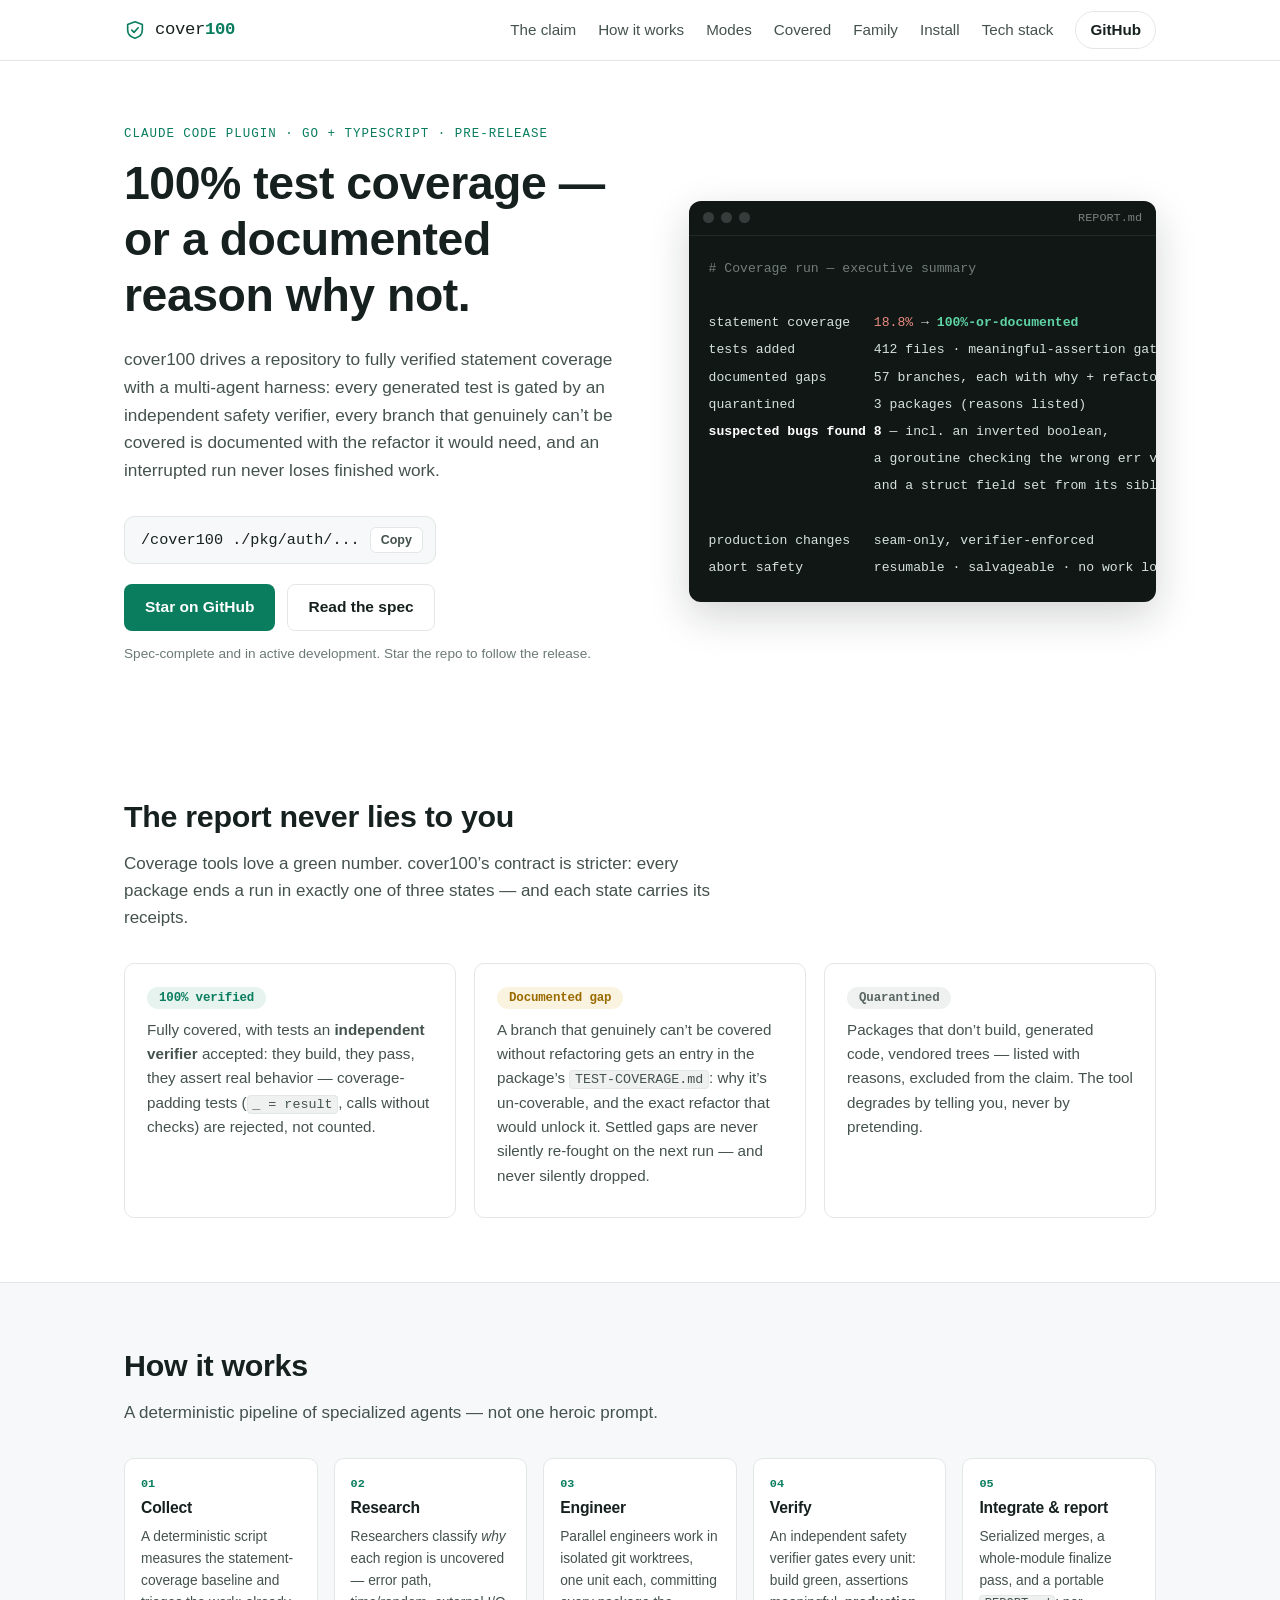
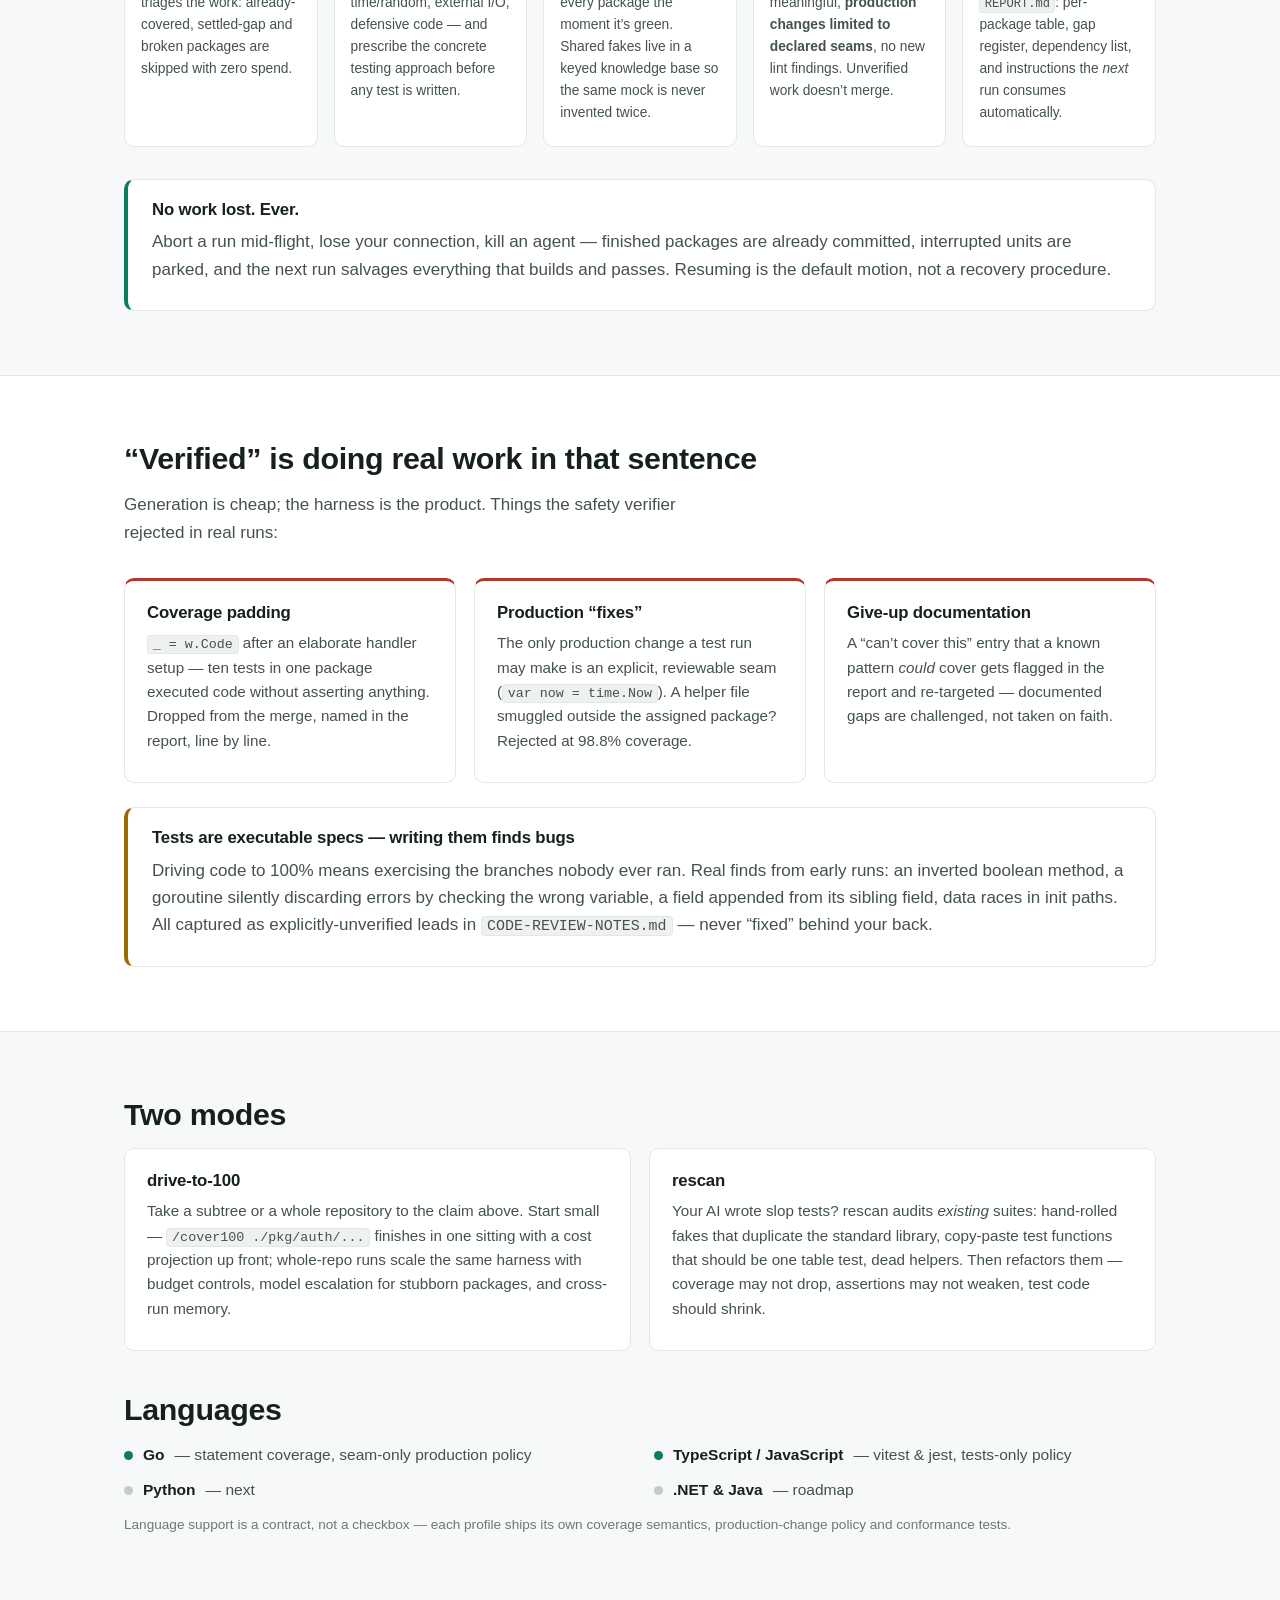
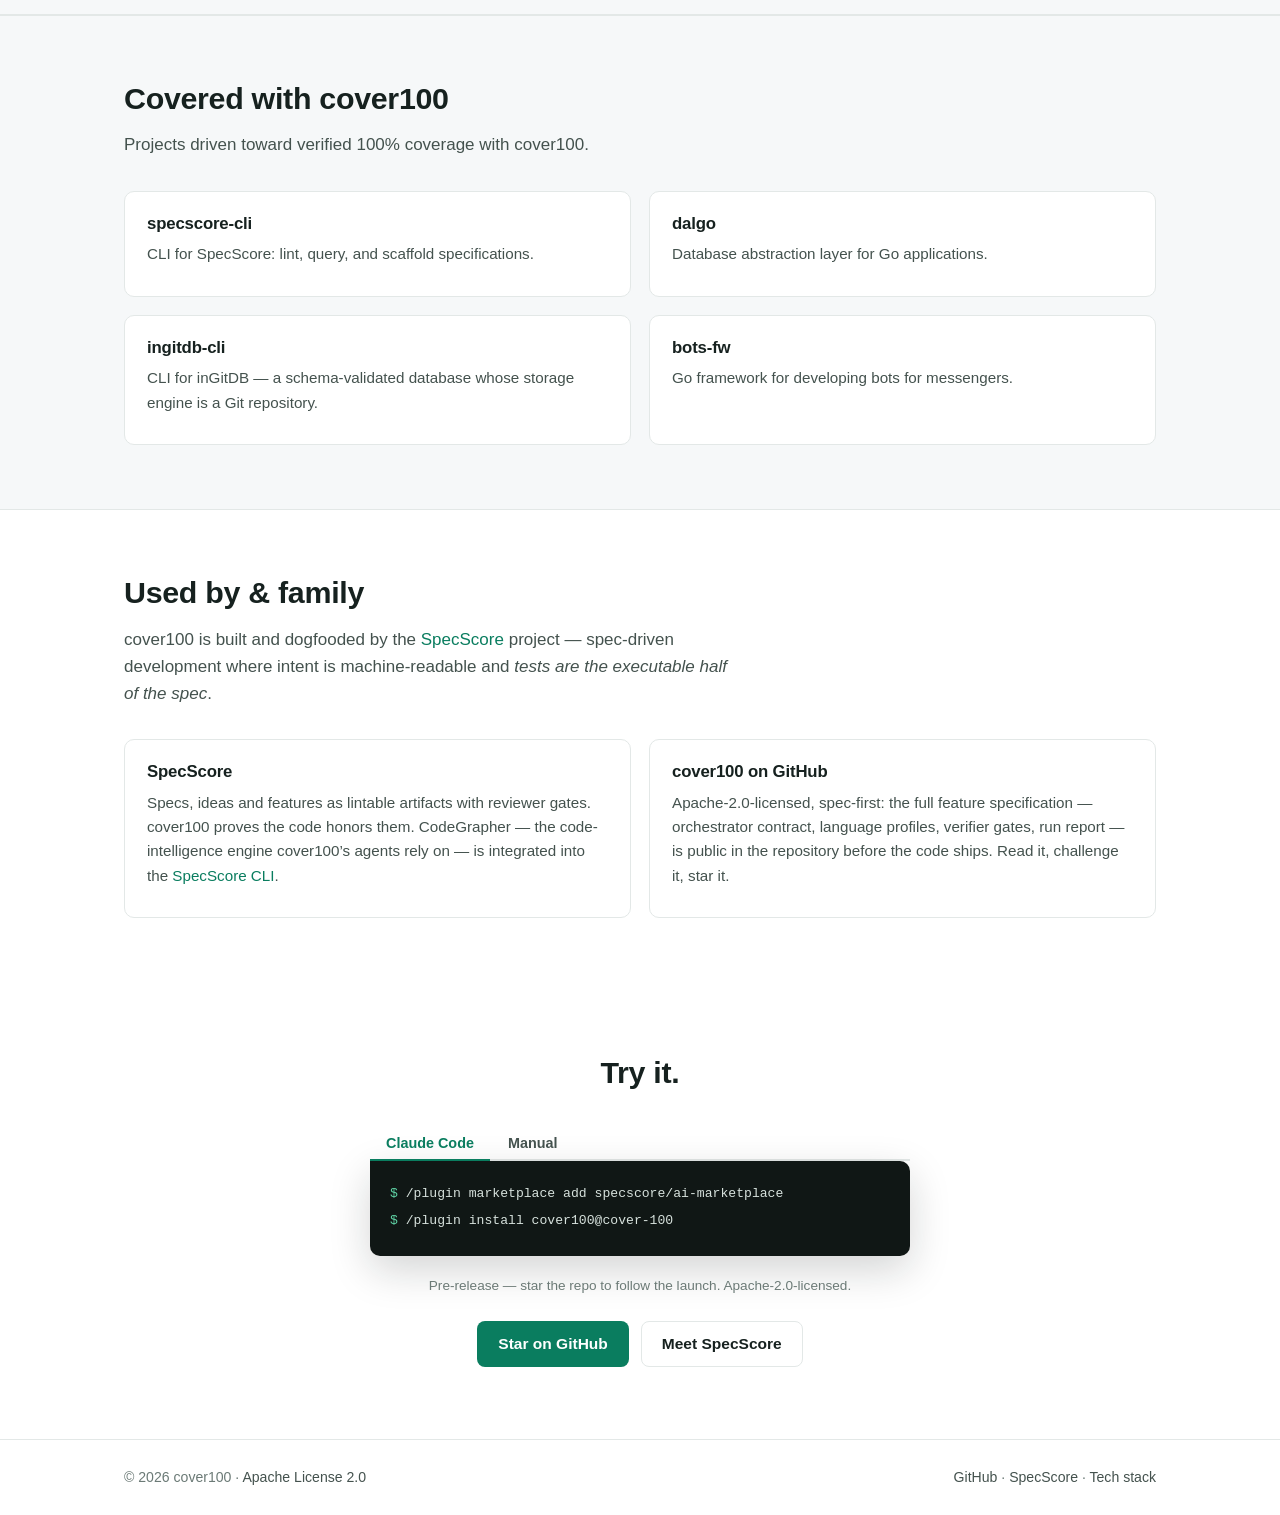
<file: public/index.html>
<!DOCTYPE html>
<html lang="en">
<head>
  <meta charset="utf-8" />
  <meta name="viewport" content="width=device-width, initial-scale=1" />
  <title>cover100 — 100% test coverage, or a documented reason why not</title>
  <meta name="description" content="cover100 is a Claude Code plugin that drives a repository to 100% verified statement coverage. Every test is gated by an independent safety verifier; every un-coverable branch is documented; aborted runs lose nothing. Go + TypeScript." />
  <meta name="color-scheme" content="light" />
  <link rel="icon" href="favicon.svg" type="image/svg+xml" />

  <!-- Open Graph / social -->
  <meta property="og:title" content="cover100 — 100% test coverage, or a documented reason why not" />
  <meta property="og:description" content="A Claude Code plugin that drives repos to verified 100% coverage: independent safety verifier, documented gaps, no-work-lost runs, honest reports. Go + TypeScript." />
  <meta property="og:type" content="website" />
  <meta property="og:url" content="https://cover100.dev" />

  <link rel="stylesheet" href="style.css" />
</head>
<body>
  <a class="skip-link" href="#main">Skip to content</a>

  <header class="site-header">
    <div class="container nav">
      <a class="brand" href="/" aria-label="cover100 home">
        <span class="brand-mark" aria-hidden="true">
          <svg width="22" height="22" viewBox="0 0 24 24" fill="none" stroke="currentColor" stroke-width="1.8" stroke-linecap="round" stroke-linejoin="round">
            <path d="M12 3l8 3v6c0 4.4-3.2 7.6-8 9-4.8-1.4-8-4.6-8-9V6l8-3z"/>
            <path d="M8.5 12.2l2.4 2.4 4.6-5"/>
          </svg>
        </span>
        <span class="brand-name">cover<strong>100</strong></span>
      </a>
      <nav class="nav-links" aria-label="Primary">
        <a href="#honest">The claim</a>
        <a href="#how">How it works</a>
        <a href="#modes">Modes</a>
        <a href="#covered">Covered</a>
        <a href="#family">Family</a>
        <a href="#install">Install</a>
        <a href="/about/tech-stack/">Tech stack</a>
        <a class="nav-cta" href="https://github.com/cover-100/cover100ai">GitHub</a>
      </nav>
    </div>
  </header>

  <main id="main">

    <!-- HERO -->
    <section class="hero">
      <div class="container hero-grid">
        <div class="hero-copy">
          <p class="eyebrow">Claude Code plugin · Go + TypeScript · pre-release</p>
          <h1>100% test coverage — or a documented reason why not.</h1>
          <p class="lede">
            cover100 drives a repository to fully verified statement coverage with a
            multi-agent harness: every generated test is gated by an independent safety
            verifier, every branch that genuinely can&rsquo;t be covered is documented with the
            refactor it would need, and an interrupted run never loses finished work.
          </p>

          <div class="install-chip" role="group" aria-label="Invocation command">
            <code>/cover100 ./pkg/auth/...</code>
            <button class="copy-btn" type="button" data-copy="/cover100 ./pkg/auth/..." aria-label="Copy command">Copy</button>
          </div>

          <div class="hero-ctas">
            <a class="btn btn-primary" href="https://github.com/cover-100/cover100ai">Star on GitHub</a>
            <a class="btn btn-ghost" href="https://github.com/cover-100/cover100ai/tree/main/spec">Read the spec</a>
          </div>
          <p class="fine-print">Spec-complete and in active development. Star the repo to follow the release.</p>
        </div>

        <div class="hero-demo" aria-label="Example run report excerpt">
          <div class="terminal">
            <div class="terminal-bar" aria-hidden="true">
              <span></span><span></span><span></span>
              <em>REPORT.md</em>
            </div>
            <pre><code><span class="t-dim"># Coverage run — executive summary</span>

statement coverage   <span class="t-red">18.8%</span> → <span class="t-green">100%-or-documented</span>
tests added          412 files · meaningful-assertion gated
documented gaps      57 branches, each with why + refactor
quarantined          3 packages (reasons listed)
<span class="t-strong">suspected bugs found 8</span> — incl. an inverted boolean,
                     a goroutine checking the wrong err var,
                     and a struct field set from its sibling

production changes   seam-only, verifier-enforced
abort safety         resumable · salvageable · no work lost</code></pre>
          </div>
        </div>
      </div>
    </section>

    <!-- THE CLAIM -->
    <section id="honest" class="section">
      <div class="container">
        <h2>The report never lies to you</h2>
        <p class="section-lede">
          Coverage tools love a green number. cover100&rsquo;s contract is stricter: every
          package ends a run in exactly one of three states &mdash; and each state carries its
          receipts.
        </p>
        <div class="cards three">
          <article class="card">
            <h3><span class="badge badge-green">100% verified</span></h3>
            <p>
              Fully covered, with tests an <strong>independent verifier</strong> accepted:
              they build, they pass, they assert real behavior &mdash; coverage-padding tests
              (<code>_ = result</code>, calls without checks) are rejected, not counted.
            </p>
          </article>
          <article class="card">
            <h3><span class="badge badge-amber">Documented gap</span></h3>
            <p>
              A branch that genuinely can&rsquo;t be covered without refactoring gets an entry in
              the package&rsquo;s <code>TEST-COVERAGE.md</code>: why it&rsquo;s un-coverable, and the
              exact refactor that would unlock it. Settled gaps are never silently re-fought
              on the next run &mdash; and never silently dropped.
            </p>
          </article>
          <article class="card">
            <h3><span class="badge badge-gray">Quarantined</span></h3>
            <p>
              Packages that don&rsquo;t build, generated code, vendored trees &mdash; listed with
              reasons, excluded from the claim. The tool degrades by telling you, never by
              pretending.
            </p>
          </article>
        </div>
      </div>
    </section>

    <!-- HOW IT WORKS -->
    <section id="how" class="section section-alt">
      <div class="container">
        <h2>How it works</h2>
        <p class="section-lede">
          A deterministic pipeline of specialized agents &mdash; not one heroic prompt.
        </p>
        <ol class="pipeline">
          <li>
            <h3>Collect</h3>
            <p>A deterministic script measures the statement-coverage baseline and triages the work: already-covered, settled-gap and broken packages are skipped with zero spend.</p>
          </li>
          <li>
            <h3>Research</h3>
            <p>Researchers classify <em>why</em> each region is uncovered &mdash; error path, time/random, external&nbsp;I/O, defensive code &mdash; and prescribe the concrete testing approach before any test is written.</p>
          </li>
          <li>
            <h3>Engineer</h3>
            <p>Parallel engineers work in isolated git worktrees, one unit each, committing every package the moment it&rsquo;s green. Shared fakes live in a keyed knowledge base so the same mock is never invented twice.</p>
          </li>
          <li>
            <h3>Verify</h3>
            <p>An independent safety verifier gates every unit: build green, assertions meaningful, <strong>production changes limited to declared seams</strong>, no new lint findings. Unverified work doesn&rsquo;t merge.</p>
          </li>
          <li>
            <h3>Integrate &amp; report</h3>
            <p>Serialized merges, a whole-module finalize pass, and a portable <code>REPORT.md</code>: per-package table, gap register, dependency list, and instructions the <em>next</em> run consumes automatically.</p>
          </li>
        </ol>

        <div class="callout">
          <h3>No work lost. Ever.</h3>
          <p>
            Abort a run mid-flight, lose your connection, kill an agent &mdash; finished
            packages are already committed, interrupted units are parked, and the next run
            salvages everything that builds and passes. Resuming is the default motion, not
            a recovery procedure.
          </p>
        </div>
      </div>
    </section>

    <!-- WHAT THE VERIFIER REJECTS -->
    <section class="section">
      <div class="container">
        <h2>&ldquo;Verified&rdquo; is doing real work in that sentence</h2>
        <p class="section-lede">
          Generation is cheap; the harness is the product. Things the safety verifier
          rejected in real runs:
        </p>
        <div class="cards three">
          <article class="card card-reject">
            <h3>Coverage padding</h3>
            <p><code>_ = w.Code</code> after an elaborate handler setup &mdash; ten tests in one
            package executed code without asserting anything. Dropped from the merge, named
            in the report, line by line.</p>
          </article>
          <article class="card card-reject">
            <h3>Production &ldquo;fixes&rdquo;</h3>
            <p>The only production change a test run may make is an explicit, reviewable
            seam (<code>var now = time.Now</code>). A helper file smuggled outside the
            assigned package? Rejected at 98.8% coverage.</p>
          </article>
          <article class="card card-reject">
            <h3>Give-up documentation</h3>
            <p>A &ldquo;can&rsquo;t cover this&rdquo; entry that a known pattern <em>could</em> cover gets
            flagged in the report and re-targeted &mdash; documented gaps are challenged, not
            taken on faith.</p>
          </article>
        </div>

        <div class="callout callout-bugs">
          <h3>Tests are executable specs &mdash; writing them finds bugs</h3>
          <p>
            Driving code to 100% means exercising the branches nobody ever ran. Real finds
            from early runs: an inverted boolean method, a goroutine silently discarding
            errors by checking the wrong variable, a field appended from its sibling field,
            data races in init paths. All captured as explicitly-unverified leads in
            <code>CODE-REVIEW-NOTES.md</code> &mdash; never &ldquo;fixed&rdquo; behind your back.
          </p>
        </div>
      </div>
    </section>

    <!-- MODES -->
    <section id="modes" class="section section-alt">
      <div class="container">
        <h2>Two modes</h2>
        <div class="cards two">
          <article class="card">
            <h3>drive-to-100</h3>
            <p>
              Take a subtree or a whole repository to the claim above. Start small &mdash;
              <code>/cover100 ./pkg/auth/...</code> finishes in one sitting with a cost
              projection up front; whole-repo runs scale the same harness with budget
              controls, model escalation for stubborn packages, and cross-run memory.
            </p>
          </article>
          <article class="card">
            <h3>rescan</h3>
            <p>
              Your AI wrote slop tests? rescan audits <em>existing</em> suites: hand-rolled
              fakes that duplicate the standard library, copy-paste test functions that
              should be one table test, dead helpers. Then refactors them &mdash; coverage may
              not drop, assertions may not weaken, test code should shrink.
            </p>
          </article>
        </div>

        <h2 class="mt">Languages</h2>
        <div class="lang-row">
          <div class="lang"><span class="lang-dot ok"></span><strong>Go</strong> — statement coverage, seam-only production policy</div>
          <div class="lang"><span class="lang-dot ok"></span><strong>TypeScript / JavaScript</strong> — vitest &amp; jest, tests-only policy</div>
          <div class="lang"><span class="lang-dot soon"></span><strong>Python</strong> — next</div>
          <div class="lang"><span class="lang-dot soon"></span><strong>.NET &amp; Java</strong> — roadmap</div>
        </div>
        <p class="fine-print">Language support is a contract, not a checkbox — each profile ships its own coverage semantics, production-change policy and conformance tests.</p>
      </div>
    </section>

    <!-- COVERED WITH COVER100 -->
    <section id="covered" class="section section-alt">
      <div class="container">
        <h2>Covered with cover100</h2>
        <p class="section-lede">
          Projects driven toward verified 100% coverage with cover100.
        </p>
        <div class="cards two">
          <article class="card">
            <h3><a href="https://github.com/specscore/specscore-cli">specscore-cli</a></h3>
            <p>CLI for SpecScore: lint, query, and scaffold specifications.</p>
          </article>
          <article class="card">
            <h3><a href="https://github.com/dal-go/dalgo">dalgo</a></h3>
            <p>Database abstraction layer for Go applications.</p>
          </article>
          <article class="card">
            <h3><a href="https://github.com/ingitdb/ingitdb-cli">ingitdb-cli</a></h3>
            <p>CLI for inGitDB &mdash; a schema-validated database whose storage engine is a Git repository.</p>
          </article>
          <article class="card">
            <h3><a href="https://github.com/bots-go-framework/bots-fw">bots-fw</a></h3>
            <p>Go framework for developing bots for messengers.</p>
          </article>
        </div>
      </div>
    </section>

    <!-- FAMILY / USED BY -->
    <section id="family" class="section">
      <div class="container">
        <h2>Used by &amp; family</h2>
        <p class="section-lede">
          cover100 is built and dogfooded by the <a href="https://specscore.md/">SpecScore</a>
          project &mdash; spec-driven development where intent is machine-readable and
          <em>tests are the executable half of the spec</em>.
        </p>
        <div class="cards two">
          <article class="card">
            <h3><a href="https://specscore.md/">SpecScore</a></h3>
            <p>
              Specs, ideas and features as lintable artifacts with reviewer gates.
              cover100 proves the code honors them. CodeGrapher &mdash; the code-intelligence
              engine cover100&rsquo;s agents rely on &mdash; is integrated into the
              <a href="https://specscore.md/cli/">SpecScore CLI</a>.
            </p>
          </article>
          <article class="card">
            <h3><a href="https://github.com/cover-100/cover100ai">cover100 on GitHub</a></h3>
            <p>
              Apache-2.0-licensed, spec-first: the full feature specification &mdash; orchestrator
              contract, language profiles, verifier gates, run report &mdash; is public in the
              repository before the code ships. Read it, challenge it, star it.
            </p>
          </article>
        </div>
      </div>
    </section>

    <!-- INSTALL -->
    <section class="section section-cta" id="install">
      <div class="container center">
        <h2>Try it.</h2>
        <div class="install-block">
          <div class="qs-tabs" role="tablist" aria-label="Install method">
            <button type="button" role="tab" id="qs-tab-claude" aria-controls="qs-panel-claude" aria-selected="true" tabindex="0" class="qs-tab is-active" data-tab="claude">Claude Code</button>
            <button type="button" role="tab" id="qs-tab-manual" aria-controls="qs-panel-manual" aria-selected="false" tabindex="-1" class="qs-tab" data-tab="manual">Manual</button>
          </div>
          <div id="qs-panel-claude" role="tabpanel" aria-labelledby="qs-tab-claude" class="qs-panel is-active" data-panel="claude">
            <div class="terminal qs-terminal">
              <pre><code><span class="prompt">$</span> /plugin marketplace add specscore/ai-marketplace
<span class="prompt">$</span> /plugin install cover100@cover-100</code></pre>
            </div>
          </div>
          <div id="qs-panel-manual" role="tabpanel" aria-labelledby="qs-tab-manual" class="qs-panel" data-panel="manual" hidden>
            <div class="terminal qs-terminal">
              <pre><code><span class="prompt">$</span> git clone https://github.com/cover-100/cover100ai
<span class="prompt">$</span> cp -r cover100ai/skills ~/.claude/skills/</code></pre>
            </div>
            <p class="qs-note">Copy the <code>skills/</code> directory into your Claude Code skills folder. See the <a href="https://github.com/cover-100/cover100ai">README</a> for the full setup including codegraph.</p>
          </div>
        </div>
        <p class="fine-print">Pre-release &mdash; star the repo to follow the launch. Apache-2.0-licensed.</p>
        <div class="hero-ctas center" style="margin-top:1.5rem;">
          <a class="btn btn-primary" href="https://github.com/cover-100/cover100ai">Star on GitHub</a>
          <a class="btn btn-ghost" href="https://specscore.md/">Meet SpecScore</a>
        </div>
      </div>
    </section>

  </main>

  <footer class="site-footer">
    <div class="container footer-grid">
      <p>© 2026 cover100 · <a href="https://github.com/cover-100/cover100ai/blob/main/LICENSE">Apache License 2.0</a></p>
      <p>
        <a href="https://github.com/cover-100/cover100ai">GitHub</a> ·
        <a href="https://specscore.md/">SpecScore</a>
        · <a href="/about/tech-stack/">Tech stack</a>
      </p>
    </div>
  </footer>

  <script src="script.js"></script>
</body>
</html>
</file>
<file: public/style.css>
/* cover100.dev — light theme, system fonts, restrained monospace */

:root {
  --bg: #ffffff;
  --bg-alt: #f6f8f9;
  --ink: #16211f;
  --ink-soft: #44524e;
  --ink-faint: #6b7a76;
  --line: #e3e8e7;
  --accent: #0a7d5f;        /* deep green — coverage without the neon */
  --accent-ink: #ffffff;
  --accent-soft: #e6f3ee;
  --amber: #9a6b00;
  --amber-soft: #faf3df;
  --red: #b3372f;
  --gray-badge: #5a6663;
  --gray-soft: #eef1f0;
  --term-bg: #101715;
  --term-ink: #d7e2dd;
  --radius: 10px;
  --font-sans: -apple-system, BlinkMacSystemFont, "Segoe UI", Roboto, "Helvetica Neue", Arial, sans-serif;
  --font-mono: ui-monospace, SFMono-Regular, "SF Mono", Menlo, Consolas, "Liberation Mono", monospace;
}

* { box-sizing: border-box; }

html { scroll-behavior: smooth; }

body {
  margin: 0;
  font-family: var(--font-sans);
  font-size: 17px;
  line-height: 1.6;
  color: var(--ink);
  background: var(--bg);
  -webkit-font-smoothing: antialiased;
}

code {
  font-family: var(--font-mono);
  font-size: 0.88em;
  background: var(--gray-soft);
  border: 1px solid var(--line);
  border-radius: 4px;
  padding: 0.08em 0.35em;
}

a { color: var(--accent); text-decoration: none; }
a:hover { text-decoration: underline; }

h1, h2, h3 { line-height: 1.2; margin: 0 0 0.5em; letter-spacing: -0.01em; }
h1 { font-size: clamp(1.9rem, 4.2vw, 2.9rem); font-weight: 750; }
h2 { font-size: clamp(1.4rem, 2.6vw, 1.9rem); font-weight: 700; }
h3 { font-size: 1.05rem; font-weight: 650; }

p { margin: 0 0 1em; }

.container { max-width: 1080px; margin: 0 auto; padding: 0 24px; }
.center { text-align: center; }
.mt { margin-top: 2.5rem; }

.skip-link {
  position: absolute; left: -9999px; top: 0;
  background: var(--ink); color: #fff; padding: 8px 14px; z-index: 100;
}
.skip-link:focus { left: 0; }

/* ---------- header ---------- */

.site-header {
  position: sticky; top: 0; z-index: 50;
  background: rgba(255, 255, 255, 0.92);
  backdrop-filter: blur(8px);
  border-bottom: 1px solid var(--line);
}

.nav { display: flex; align-items: center; justify-content: space-between; height: 60px; }

.brand { display: inline-flex; align-items: center; gap: 9px; color: var(--ink); font-size: 1.08rem; }
.brand:hover { text-decoration: none; }
.brand-mark { color: var(--accent); display: inline-flex; }
.brand-name { font-family: var(--font-mono); letter-spacing: -0.02em; }
.brand-name strong { color: var(--accent); font-weight: 700; }

.nav-links { display: flex; align-items: center; gap: 22px; font-size: 0.95rem; }
.nav-links a { color: var(--ink-soft); }
.nav-links a:hover { color: var(--ink); text-decoration: none; }

.nav-cta {
  border: 1px solid var(--line);
  border-radius: 999px;
  padding: 6px 14px;
  color: var(--ink) !important;
  font-weight: 600;
}
.nav-cta:hover { border-color: var(--accent); color: var(--accent) !important; }

/* ---------- hero ---------- */

.hero { padding: 64px 0 56px; }

.hero-grid {
  display: grid;
  grid-template-columns: minmax(0, 1.05fr) minmax(0, 0.95fr);
  gap: 48px;
  align-items: center;
}

.eyebrow {
  font-family: var(--font-mono);
  font-size: 0.78rem;
  text-transform: uppercase;
  letter-spacing: 0.08em;
  color: var(--accent);
  margin-bottom: 0.9em;
}

.lede { font-size: 1.08rem; color: var(--ink-soft); max-width: 56ch; }

.install-chip {
  display: inline-flex; align-items: center; gap: 10px;
  margin: 14px 0 20px;
  border: 1px solid var(--line);
  border-radius: var(--radius);
  background: var(--bg-alt);
  padding: 10px 12px 10px 16px;
}
.install-chip code {
  background: none; border: none; padding: 0;
  font-size: 0.95rem; color: var(--ink);
}
.copy-btn {
  font: 600 0.78rem var(--font-sans);
  color: var(--ink-soft);
  background: #fff;
  border: 1px solid var(--line);
  border-radius: 6px;
  padding: 5px 10px;
  cursor: pointer;
}
.copy-btn:hover { border-color: var(--accent); color: var(--accent); }
.copy-btn.copied { border-color: var(--accent); color: var(--accent); }

.hero-ctas { display: flex; gap: 12px; flex-wrap: wrap; }
.hero-ctas.center { justify-content: center; }

.btn {
  display: inline-block;
  border-radius: 8px;
  padding: 10px 20px;
  font-weight: 600;
  font-size: 0.97rem;
  border: 1px solid transparent;
}
.btn:hover { text-decoration: none; }
.btn-primary { background: var(--accent); color: var(--accent-ink); }
.btn-primary:hover { background: #086a51; }
.btn-ghost { border-color: var(--line); color: var(--ink); }
.btn-ghost:hover { border-color: var(--accent); color: var(--accent); }

.fine-print { font-size: 0.85rem; color: var(--ink-faint); margin-top: 12px; }

/* ---------- terminal card ---------- */

.terminal {
  background: var(--term-bg);
  border-radius: 12px;
  box-shadow: 0 14px 40px rgba(16, 23, 21, 0.18);
  overflow: hidden;
}

.terminal-bar {
  display: flex; align-items: center; gap: 7px;
  padding: 10px 14px;
  border-bottom: 1px solid rgba(255, 255, 255, 0.08);
}
.terminal-bar span {
  width: 11px; height: 11px; border-radius: 50%;
  background: rgba(255, 255, 255, 0.16);
}
.terminal-bar em {
  margin-left: auto;
  font: 0.74rem var(--font-mono);
  font-style: normal;
  color: rgba(255, 255, 255, 0.45);
}

.terminal pre {
  margin: 0;
  padding: 18px 20px 22px;
  overflow-x: auto;
}
.terminal code {
  background: none; border: none; padding: 0;
  font-family: var(--font-mono);
  font-size: 0.82rem;
  line-height: 1.65;
  color: var(--term-ink);
  white-space: pre;
}

.t-dim { color: rgba(215, 226, 221, 0.5); }
.t-green { color: #5fd3a5; font-weight: 600; }
.t-red { color: #e98b80; }
.t-strong { color: #fff; font-weight: 600; }

/* ---------- sections ---------- */

.section { padding: 64px 0; }
.section-alt { background: var(--bg-alt); border-top: 1px solid var(--line); border-bottom: 1px solid var(--line); }
.section-lede { color: var(--ink-soft); max-width: 64ch; margin-bottom: 2rem; }

.tech-stack-content { max-width: 800px; padding-top: 52px; padding-bottom: 76px; }
.tech-stack-content h1 { margin-bottom: 0.6em; }
.tech-stack-content .lede { margin-bottom: 2.5rem; }
.tech-stack-content section { padding: 1.4rem 0; border-top: 1px solid var(--line); }
.tech-stack-content section p { color: var(--ink-soft); }
.tech-stack-crumb { font-size: 0.88rem; color: var(--ink-faint); margin-bottom: 2.2rem; }

/* ---------- cards ---------- */

.cards { display: grid; gap: 18px; }
.cards.three { grid-template-columns: repeat(3, minmax(0, 1fr)); }
.cards.two { grid-template-columns: repeat(2, minmax(0, 1fr)); }

.card {
  background: #fff;
  border: 1px solid var(--line);
  border-radius: var(--radius);
  padding: 22px 22px 14px;
}
.card p { color: var(--ink-soft); font-size: 0.95rem; }
.card h3 a { color: var(--ink); }
.card h3 a:hover { color: var(--accent); }

.card-reject { border-top: 3px solid var(--red); }

.badge {
  display: inline-block;
  font: 600 0.78rem var(--font-mono);
  border-radius: 999px;
  padding: 4px 12px;
}
.badge-green { background: var(--accent-soft); color: var(--accent); }
.badge-amber { background: var(--amber-soft); color: var(--amber); }
.badge-gray  { background: var(--gray-soft); color: var(--gray-badge); }

/* ---------- pipeline ---------- */

.pipeline {
  list-style: none;
  counter-reset: step;
  margin: 0 0 2rem;
  padding: 0;
  display: grid;
  grid-template-columns: repeat(5, minmax(0, 1fr));
  gap: 16px;
}

.pipeline li {
  counter-increment: step;
  background: #fff;
  border: 1px solid var(--line);
  border-radius: var(--radius);
  padding: 18px 16px 8px;
  position: relative;
}

.pipeline li::before {
  content: counter(step, decimal-leading-zero);
  font: 600 0.74rem var(--font-mono);
  color: var(--accent);
  display: block;
  margin-bottom: 8px;
}

.pipeline h3 { font-size: 0.98rem; }
.pipeline p { font-size: 0.86rem; color: var(--ink-soft); }

/* ---------- callouts ---------- */

.callout {
  border: 1px solid var(--line);
  border-left: 4px solid var(--accent);
  border-radius: var(--radius);
  background: #fff;
  padding: 20px 24px 10px;
}
.callout p { color: var(--ink-soft); }
.callout-bugs { margin-top: 24px; border-left-color: var(--amber); }

/* ---------- languages ---------- */

.lang-row { display: grid; grid-template-columns: repeat(2, minmax(0, 1fr)); gap: 10px 28px; margin-bottom: 10px; }
.lang { display: flex; align-items: center; gap: 10px; color: var(--ink-soft); font-size: 0.97rem; }
.lang strong { color: var(--ink); }
.lang-dot { width: 9px; height: 9px; border-radius: 50%; flex: none; }
.lang-dot.ok { background: var(--accent); }
.lang-dot.soon { background: #c4ccc9; }

/* ---------- install / qs tabs ---------- */

.install-block {
  max-width: 540px;
  margin: 2rem auto 1.2rem;
  text-align: left;
}

.qs-tabs {
  display: flex;
  gap: 2px;
  border-bottom: 2px solid var(--line);
}

.qs-tab {
  font: 600 0.9rem var(--font-sans);
  color: var(--ink-soft);
  background: none;
  border: none;
  border-bottom: 2px solid transparent;
  margin-bottom: -2px;
  padding: 8px 16px;
  cursor: pointer;
  border-radius: 4px 4px 0 0;
  transition: color 0.12s;
}
.qs-tab:hover { color: var(--ink); }
.qs-tab.is-active { color: var(--accent); border-bottom-color: var(--accent); }

.qs-panel { display: none; }
.qs-panel.is-active { display: block; }

.qs-terminal { border-radius: 0 var(--radius) var(--radius) var(--radius) !important; }

.prompt { color: #5fd3a5; user-select: none; }

.qs-note {
  font-size: 0.88rem;
  color: var(--ink-faint);
  margin: 10px 0 0;
}
.qs-note a { color: var(--ink-soft); }
.qs-note code { font-size: 0.85em; }

/* ---------- bottom CTA / footer ---------- */

.section-cta { padding: 72px 0; }
.section-cta h2 { margin-bottom: 1.2em; }

.site-footer {
  border-top: 1px solid var(--line);
  padding: 26px 0;
  font-size: 0.88rem;
  color: var(--ink-faint);
}
.footer-grid { display: flex; justify-content: space-between; gap: 16px; flex-wrap: wrap; }
.site-footer p { margin: 0; }
.site-footer a { color: var(--ink-soft); }

/* ---------- responsive ---------- */

@media (max-width: 920px) {
  .hero-grid { grid-template-columns: 1fr; gap: 36px; }
  .pipeline { grid-template-columns: repeat(2, minmax(0, 1fr)); }
  .cards.three { grid-template-columns: 1fr; }
  .cards.two { grid-template-columns: 1fr; }
}

@media (max-width: 560px) {
  .nav-links a:not(.nav-cta) { display: none; }
  .pipeline { grid-template-columns: 1fr; }
  .lang-row { grid-template-columns: 1fr; }
  .install-chip { width: 100%; justify-content: space-between; }
}
</file>
